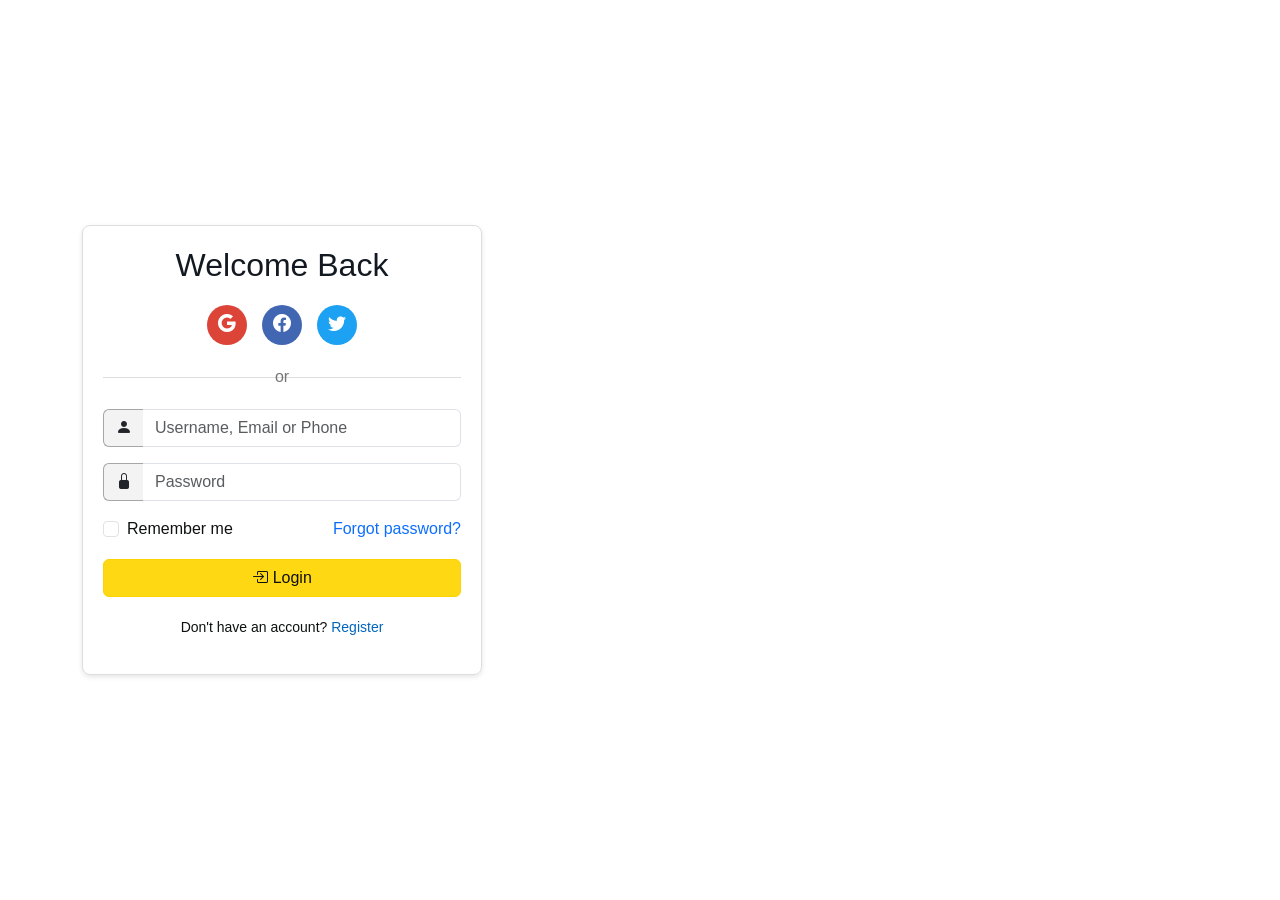
<file: login/index.html>
<!DOCTYPE html>
<html lang="en">
<head>
  <meta charset="UTF-8">
  <meta name="viewport" content="width=device-width, initial-scale=1.0">
  <title>Login</title>
  <link href="https://cdn.jsdelivr.net/npm/bootstrap@5.3.2/dist/css/bootstrap.min.css" rel="stylesheet">
  <!-- Bootstrap Icons -->
  <link rel="stylesheet" href="https://cdn.jsdelivr.net/npm/bootstrap-icons@1.11.1/font/bootstrap-icons.css">
  <link rel="stylesheet" href="css/loginstyle.css">
</head>
<body>
  <div class="container">
    <div class="auth-container">
      <h2>Welcome Back</h2>
      
      <!-- Social Login Options -->
      <div class="social-login">
        <a href="#" class="social-btn google-btn">
          <i class="bi bi-google"></i>
        </a>
        <a href="#" class="social-btn facebook-btn">
          <i class="bi bi-facebook"></i>
        </a>
        <a href="#" class="social-btn twitter-btn">
          <i class="bi bi-twitter"></i>
        </a>
      </div>
      
      <div class="divider">or</div>
      
      <!-- Login Form -->
      <form id="loginForm">
        <div class="mb-3">
    <div class="input-group">
        <span class="input-group-text"><i class="bi bi-person-fill"></i></span>
        <input type="text" class="form-control input-with-icon" id="loginId" 
               placeholder="Username, Email or Phone" required>
    </div>
</div>
        
        <div class="mb-3">
          <div class="input-group">
            <span class="input-group-text"><i class="bi bi-lock-fill"></i></span>
            <input type="password" class="form-control input-with-icon" id="password" placeholder="Password" required>
          </div>
        </div>
        
        <div class="d-flex justify-content-between mb-3">
          <div class="form-check">
            <input class="form-check-input" type="checkbox" id="rememberMe">
            <label class="form-check-label" for="rememberMe">Remember me</label>
          </div>
          <a href="#" class="text-decoration-none">Forgot password?</a>
        </div>
        
        <button type="submit" class="btn btn-primary btn-login">
          <i class="bi bi-box-arrow-in-right"></i> Login
        </button>
      </form>
      
      <div class="auth-footer">
        <p>Don't have an account? <a href="register.html">Register</a></p>
      </div>
    </div>
  </div>

  <!-- Bootstrap JS Bundle with Popper -->
  <script src="https://cdn.jsdelivr.net/npm/bootstrap@5.3.2/dist/js/bootstrap.bundle.min.js"></script>
  <!-- Your custom script -->
  <script src="js/script.js"></script>
</body>
</html>
</file>
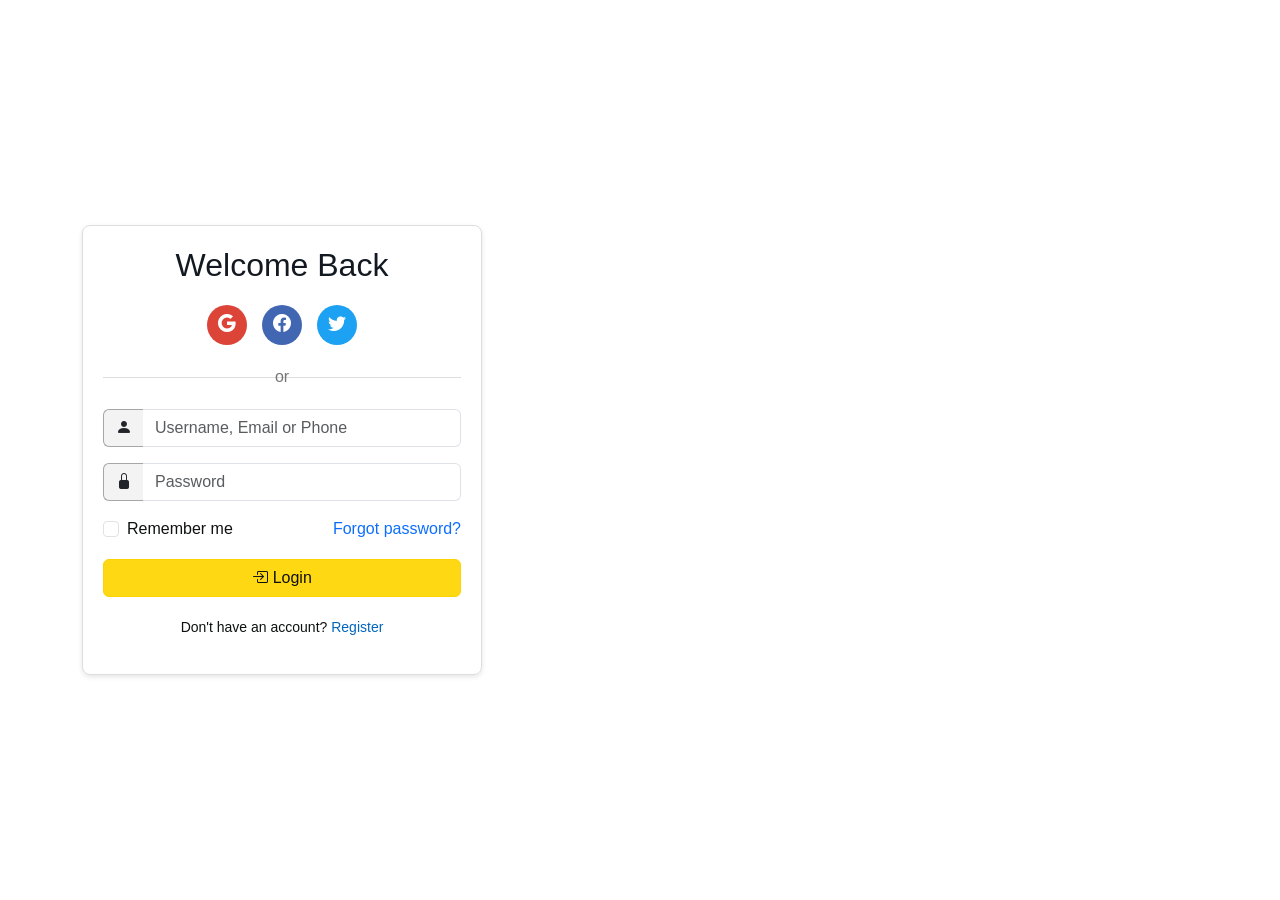
<file: login/admin.html>
<!DOCTYPE html>
<html lang="en">
<head>
  <meta charset="UTF-8" />
  <meta name="viewport" content="width=device-width, initial-scale=1.0"/>
  <title>Admin Panel</title>
  <link rel="stylesheet" href="css/adminstyle.css" />
  <link href="https://cdn.jsdelivr.net/npm/bootstrap@5.3.2/dist/css/bootstrap.min.css" rel="stylesheet">
  <!-- Bootstrap Icons -->
  <link rel="stylesheet" href="https://cdn.jsdelivr.net/npm/bootstrap-icons@1.11.1/font/bootstrap-icons.css">
</head>
<body>
  <header>
    <div class="top-bar">
      <h2>Admin Dashboard</h2>
      <button class="logout-btn" onclick="logout()">
        <i class="bi bi-box-arrow-right"></i> Logout
      </button>
    </div>
    <nav class="tab-nav">
      <button class="tab-btn active" onclick="showTab('products')">
        <i class="bi bi-box-seam"></i> Products
      </button>
      <button class="tab-btn" onclick="showTab('orders')">
        <i class="bi bi-cart-check"></i> Orders
      </button>
    </nav>
  </header>

  <main>
    <div id="notification" class="notification"></div>

    <!-- Products Tab -->
    <!-- In admin.html, update the form section -->
  <section id="productsTab" class="tab-content">
      <div class="admin-form-container">
        <h3 id="formTitle">Add New Product</h3>
        <form id="addForm">
          <input type="text" id="name" placeholder="Product Name" required />
          <input type="text" id="imageUrl" placeholder="Image URL" required />
          <input type="text" id="description" placeholder="Description" required />
          <input type="number" id="cost" placeholder="Cost" required step="0.01" />
          <input type="number" id="rating" placeholder="Rating (1-5)" required min="1" max="5" step="0.1" />
          <input type="number" id="quantity" placeholder="Quantity" required min="0" />
          <button type="submit" id="submitBtn">
            <i class="bi bi-plus-circle"></i> Add Product
          </button>
        </form>
      </div>
      
      <div class="search-container">
        <input type="text" id="productSearch" placeholder="Search products..." oninput="searchProducts()">
        <button onclick="loadProducts()">
          <i class="bi bi-arrow-clockwise"></i> Refresh
        </button>
      </div>
      
      <div id="productList" class="product-grid">
        <!-- Products will be loaded here as cards -->
      </div>
    </section>

    <!-- Orders Tab -->
    <section id="ordersTab" class="tab-content" style="display:none;">
      <div class="search-container">
        <input type="text" id="orderSearch" placeholder="Search orders..." oninput="searchOrders()">
        <button onclick="loadOrders()">
          <i class="bi bi-arrow-clockwise"></i> Refresh
        </button>
      </div>
      
      <div class="table-responsive">
        <table class="table">
          <thead>
            <tr>
              <th>Order ID</th>
              <th>Date</th>
              <th>Customer</th>
              <th>Items</th>
              <th>Total</th>
              <th>Status</th>
              <th>Shipping</th>
              <th>Actions</th>
            </tr>
          </thead>
          <tbody id="ordersContainer">
            <!-- Orders will be loaded here as table rows -->
          </tbody>
        </table>
      </div>
    </section>
  </main>

  <script src="js/script.js"></script>
</body>
</html>
</file>
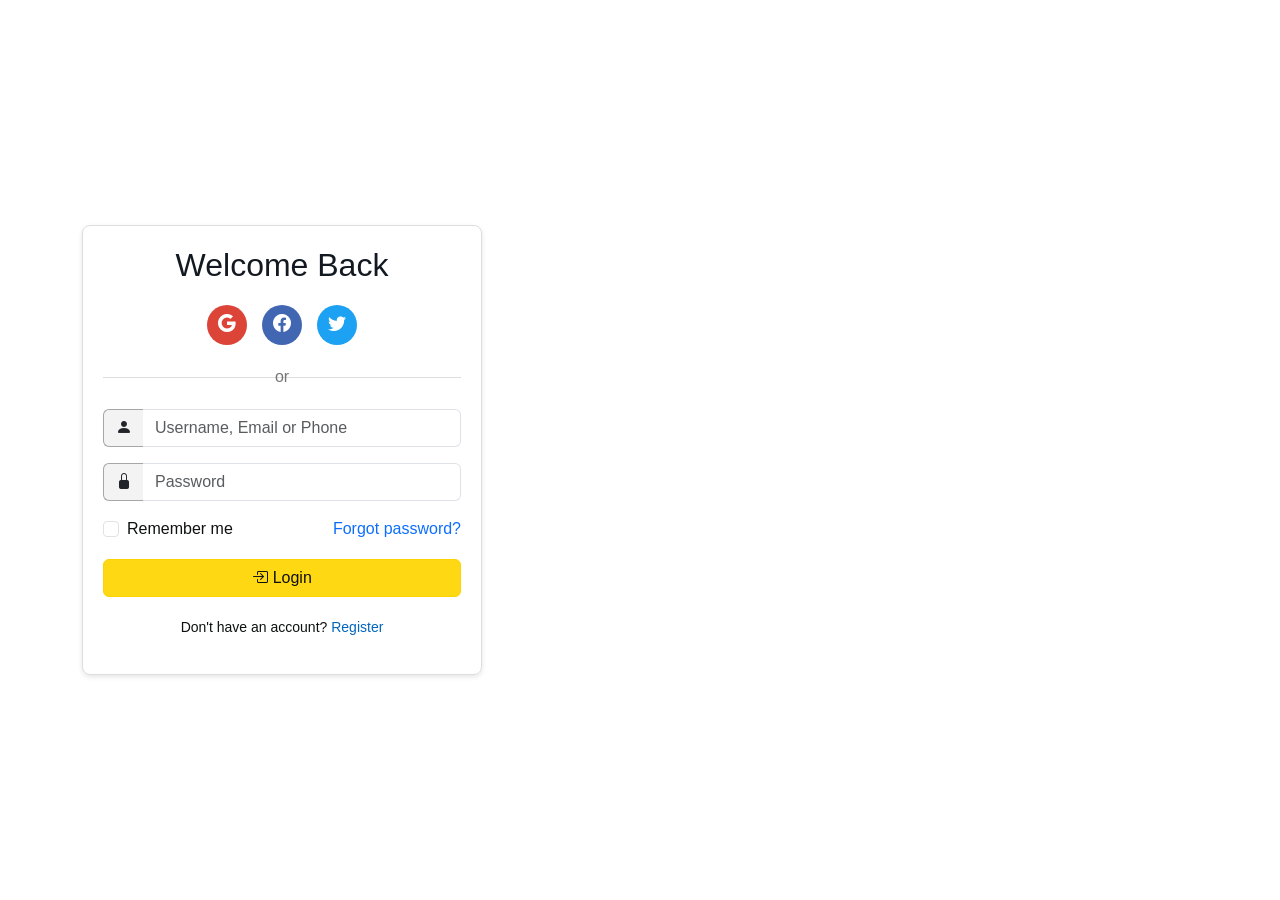
<file: login/cart.html>
<!DOCTYPE html>
<html lang="en">
<head>
  <meta charset="UTF-8">
  <meta name="viewport" content="width=device-width, initial-scale=1.0">
  <title>Your Cart</title>
  <link href="https://cdn.jsdelivr.net/npm/bootstrap@5.3.2/dist/css/bootstrap.min.css" rel="stylesheet">
  <!-- Bootstrap Icons -->
  <link rel="stylesheet" href="https://cdn.jsdelivr.net/npm/bootstrap-icons@1.11.1/font/bootstrap-icons.css">
  <link rel="stylesheet" href="css/cartstyle.css">
</head>
<body>
  <header>
    <div class="container">
      <div class="top-bar">
        <a href="user.html" class="back-link">
          <i class="bi bi-arrow-left"></i> Continue Shopping
        </a>
        <button class="logout-btn" onclick="logout()">
          <i class="bi bi-box-arrow-right"></i> Logout
        </button>
      </div>
      <h2 class="mb-0">Your Cart</h2>
    </div>
  </header>

  <main class="container">
    <div id="cartItems" class="mb-4"></div>
    
    <div class="summary" id="summarySection">
      <div class="summary-row">
        <span>Subtotal:</span>
        <span>₹<span id="subtotal">0</span></span>
      </div>
      <div class="summary-row">
        <span>Shipping:</span>
        <span id="shippingText">₹<span id="shipping">0</span></span>
      </div>
      <div class="summary-row summary-total">
        <span>Total:</span>
        <span>₹<span id="totalCost">0</span></span>
      </div>
      <button class="checkout-btn" id="checkoutBtn" onclick="checkout()">
        Proceed to Checkout
      </button>
    </div>
  </main>

  <!-- Bootstrap JS Bundle with Popper -->
  <script src="https://cdn.jsdelivr.net/npm/bootstrap@5.3.2/dist/js/bootstrap.bundle.min.js"></script>
  <!-- Your custom script -->
  <script src="js/script.js"></script>
 

</body>
</html>
</file>
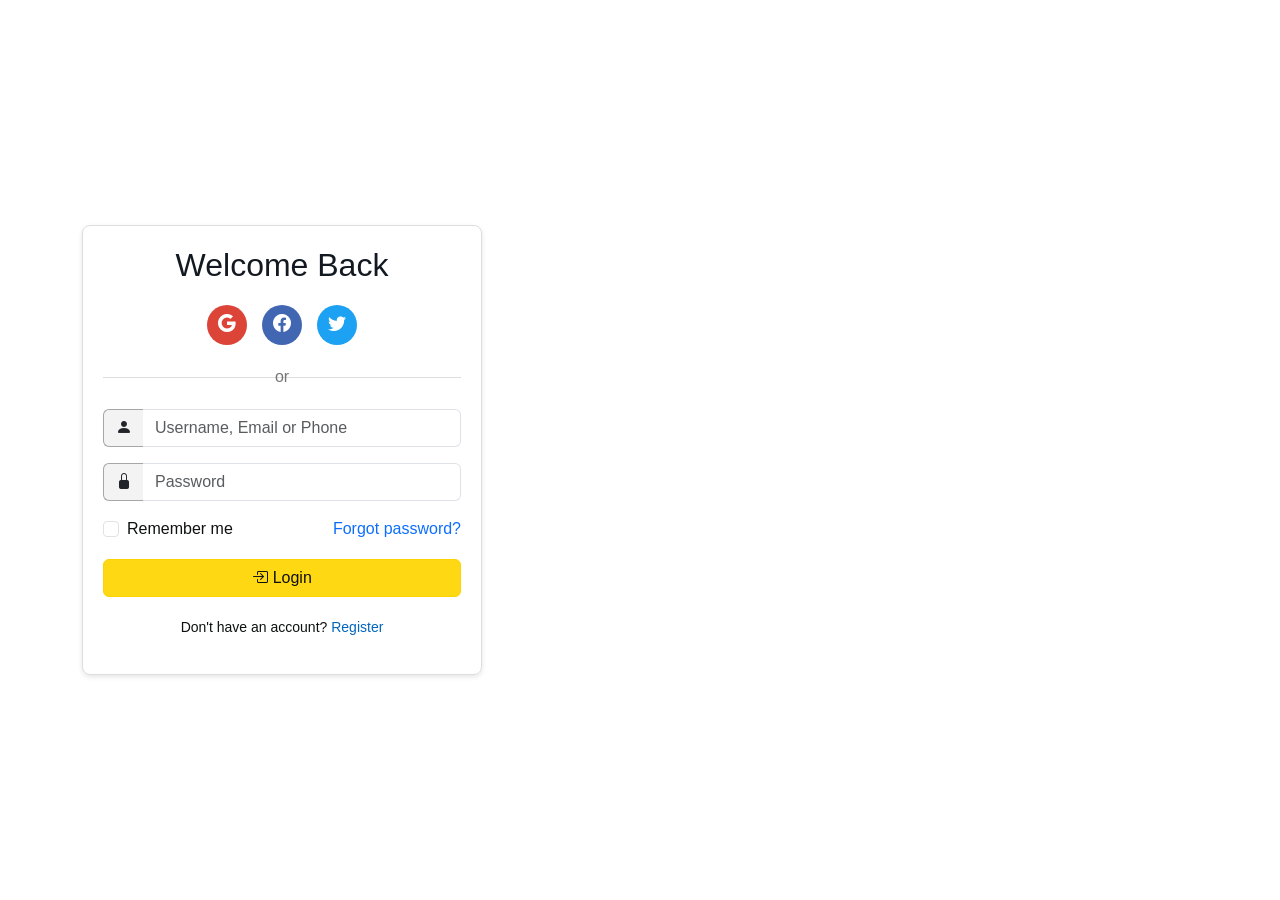
<file: login/checkout.html>
<!DOCTYPE html>
<html lang="en">
<head>
  <meta charset="UTF-8">
  <meta name="viewport" content="width=device-width, initial-scale=1.0">
  <title>Checkout</title>
  <link rel="stylesheet" href="css/checkoutstyle.css">
</head>
<body>
  <header>
    <div class="top-bar">
      <a href="cart.html" class="back-link">← Back to Cart</a>
      <button class="logout-btn" onclick="logout()">Logout</button>
    </div>
    <h2>Checkout</h2>
  </header>

  <main>
    <div class="checkout-container">
      <div class="checkout-summary">
        <h3>Order Summary</h3>
        <div id="orderSummary"></div>
      </div>
      
      <div class="checkout-form">
        <h3>Shipping Information</h3>
        <form id="shippingForm">
          <div class="form-group">
            <label for="fullName">Full Name</label>
            <input type="text" id="fullName" required>
          </div>
          
          <div class="form-group">
            <label for="phoneNumber">Phone Number</label>
            <input type="tel" id="phoneNumber" required>
          </div>
          
          <div class="form-group">
            <label for="address">Street Address</label>
            <textarea id="address" rows="3" required></textarea>
          </div>
          
          <div class="form-group">
            <label for="city">City</label>
            <input type="text" id="city" required>
          </div>
          
          <div class="form-group">
            <label for="state">State/Province</label>
            <input type="text" id="state" required>
          </div>
          
          <div class="form-group">
            <label for="zipCode">ZIP/Postal Code</label>
            <input type="text" id="zipCode" required>
          </div>
          
          <div class="form-group">
            <label for="country">Country</label>
            <select id="country" required>
              <option value="">Select Country</option>
              <option value="US">United States</option>
              <option value="IN">India</option>
              <option value="UK">United Kingdom</option>
              <option value="CA">Canada</option>
              <option value="AU">Australia</option>
              <option value="DE">Germany</option>
              <option value="FR">France</option>
              <option value="JP">Japan</option>
              <option value="BR">Brazil</option>
              <option value="SG">Singapore</option>
            </select>
          </div>

          <h3>Payment Method</h3>
          <div class="payment-methods">
            <div class="payment-option">
              <input type="radio" id="creditCard" name="paymentMethod" value="creditCard" checked>
              <label for="creditCard">Credit/Debit Card</label>
              <div class="payment-details" id="creditCardDetails">
                <div class="form-group">
                  <label for="cardNumber">Card Number</label>
                  <input type="text" id="cardNumber" placeholder="1234 5678 9012 3456">
                </div>
                <div class="form-group">
                  <label for="cardName">Name on Card</label>
                  <input type="text" id="cardName">
                </div>
                <div class="form-row">
                  <div class="form-group">
                    <label for="expiryDate">Expiry Date</label>
                    <input type="text" id="expiryDate" placeholder="MM/YY">
                  </div>
                  <div class="form-group">
                    <label for="cvv">CVV</label>
                    <input type="text" id="cvv" placeholder="123">
                  </div>
                </div>
              </div>
            </div>

            <div class="payment-option">
              <input type="radio" id="paypal" name="paymentMethod" value="paypal">
              <label for="paypal">PayPal</label>
              <div class="payment-details" id="paypalDetails" style="display: none;">
                <p>You will be redirected to PayPal to complete your payment</p>
              </div>
            </div>

            <div class="payment-option">
              <input type="radio" id="cod" name="paymentMethod" value="cod">
              <label for="cod">Cash on Delivery</label>
              <div class="payment-details" id="codDetails" style="display: none;">
                <p>Pay with cash when your order is delivered</p>
              </div>
            </div>
          </div>
          
          <button type="submit" class="checkout-btn">Place Order</button>
        </form>
      </div>
    </div>
  </main>

  
  <script src="js/script.js"></script>

</body>
</html>
</file>
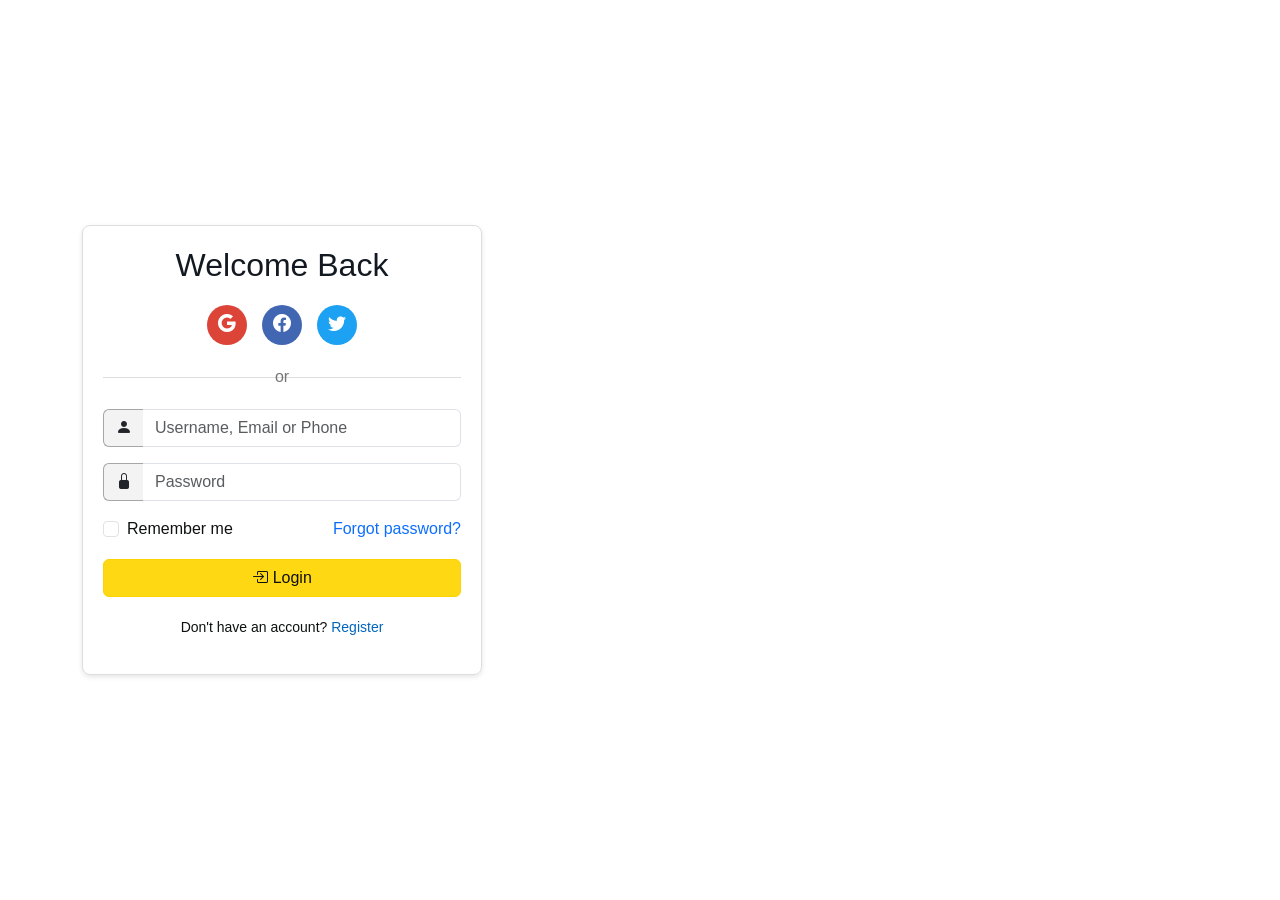
<file: login/order-Confirmation.html>
<!DOCTYPE html>
<html lang="en">
<head>
  <meta charset="UTF-8">
  <meta name="viewport" content="width=device-width, initial-scale=1.0">
  <title>Order Confirmation</title>
  <link href="https://cdn.jsdelivr.net/npm/bootstrap@5.3.2/dist/css/bootstrap.min.css" rel="stylesheet">
  <link rel="stylesheet" href="css/order-confirmation.css">
</head>
<body>
  <div class="container">
    <div class="confirmation-container">
      <div class="confirmation-header">
        <h1>Thank you for your order!</h1>
        <p>Order #<span id="orderId"></span></p>
      </div>
      
      <div class="confirmation-details">
        <h3>Order Details</h3>
        <div id="orderItems"></div>
        
        <div class="summary">
          <div class="summary-row">
            <span>Subtotal:</span>
            <span>₹<span id="orderSubtotal">0.00</span></span>
          </div>
          <div class="summary-row">
            <span>Shipping:</span>
            <span>₹<span id="orderShipping">0.00</span></span>
          </div>
          <div class="summary-row total">
            <span>Total:</span>
            <span>₹<span id="orderTotal">0.00</span></span>
          </div>
        </div>
      </div>
      
      <div class="shipping-info">
        <h3>Shipping Information</h3>
        <div id="shippingDetails"></div>
      </div>
      
      <a href="user.html" class="btn btn-primary">Continue Shopping</a>
    </div>
  </div>

  <script src="js/script.js"></script>
</body>
</html>
</file>
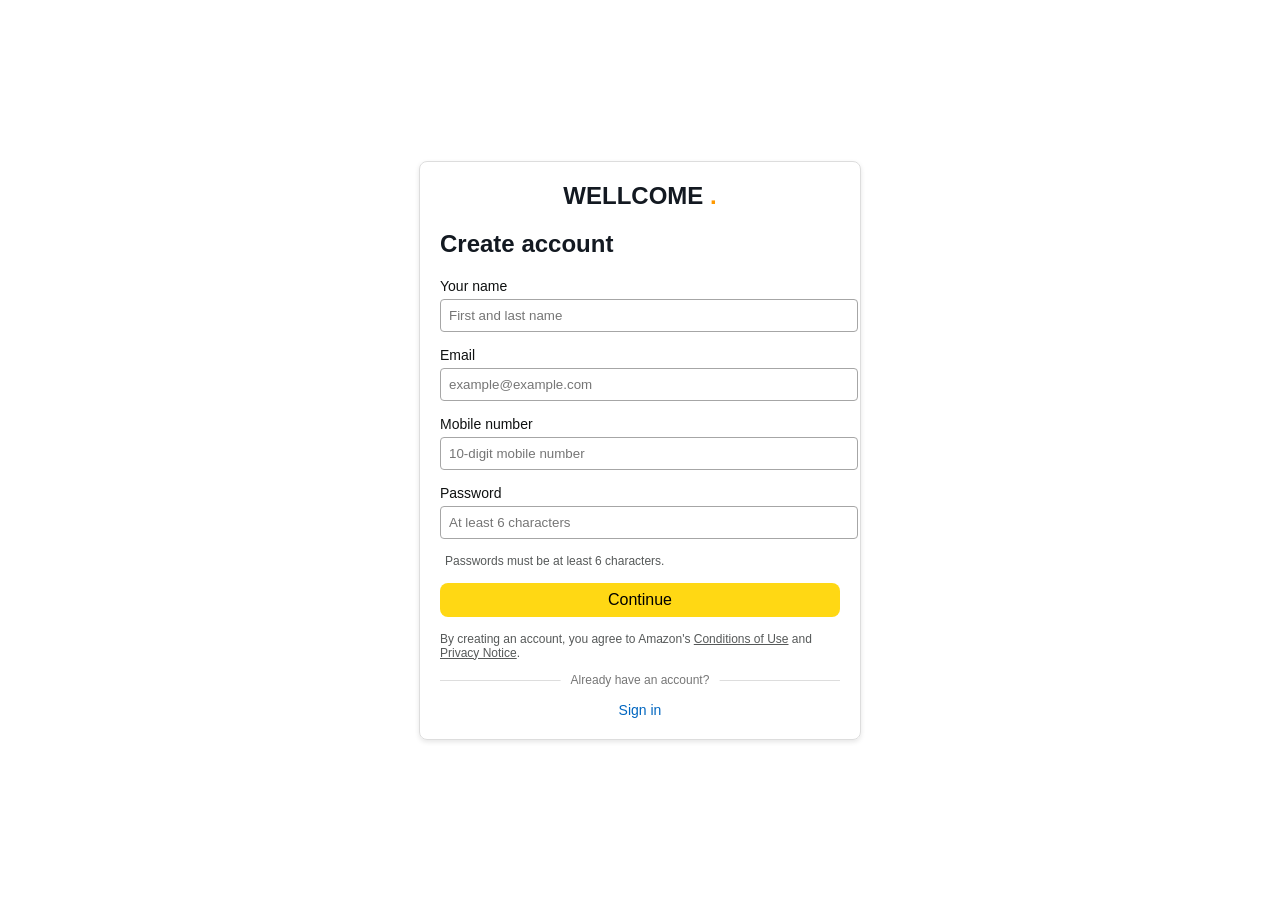
<file: login/register.html>
<!DOCTYPE html>
<html lang="en">
<head>
  <meta charset="UTF-8">
  <meta name="viewport" content="width=device-width, initial-scale=1.0">
  <title>Register</title>
  <link rel="stylesheet" href="css/registerstyle.css">
</head>
<body>
  <div class="container">
    <div class="auth-container">
      <div class="amazon-logo">
        <span class="logo-text">WELLCOME</span>
        <span class="logo-dot">.</span>
      </div>
      
      <h2>Create account</h2>
      
      <form id="registerForm">
        <label class="input-label" for="newUsername">Your name</label>
        <input type="text" class="form-control" id="newUsername" placeholder="First and last name" required>
        
        <label class="input-label" for="email">Email</label>
        <input type="email" class="form-control" id="email" placeholder="example@example.com" required>
        
        <label class="input-label" for="phone">Mobile number</label>
        <input type="tel" class="form-control" id="phone" placeholder="10-digit mobile number" required>
        
        <label class="input-label" for="newPassword">Password</label>
        <input type="password" class="form-control" id="newPassword" placeholder="At least 6 characters" required>
        <div class="password-requirements">
          <i class="bi bi-info-circle"></i> Passwords must be at least 6 characters.
        </div>
        
        <button type="submit" class="btn btn-amazon">
          Continue
        </button>
        
        <div class="terms-notice">
          By creating an account, you agree to Amazon's <a href="#" style="color: var(--amazon-blue);">Conditions of Use</a> and <a href="#" style="color: var(--amazon-blue);">Privacy Notice</a>.
        </div>
        
        <div class="divider">
          <span class="divider-text">Already have an account?</span>
        </div>
        
        <div class="login-redirect">
          <a href="index.html"><i class="bi bi-arrow-right"></i> Sign in</a>
        </div>
      </form>
    </div>
  </div>

  <!-- Bootstrap JS Bundle with Popper -->
  <script src="https://cdn.jsdelivr.net/npm/bootstrap@5.3.2/dist/js/bootstrap.bundle.min.js"></script>
  <!-- Your custom script -->
  <script src="js/script.js"></script>
</body>
</html>
</file>
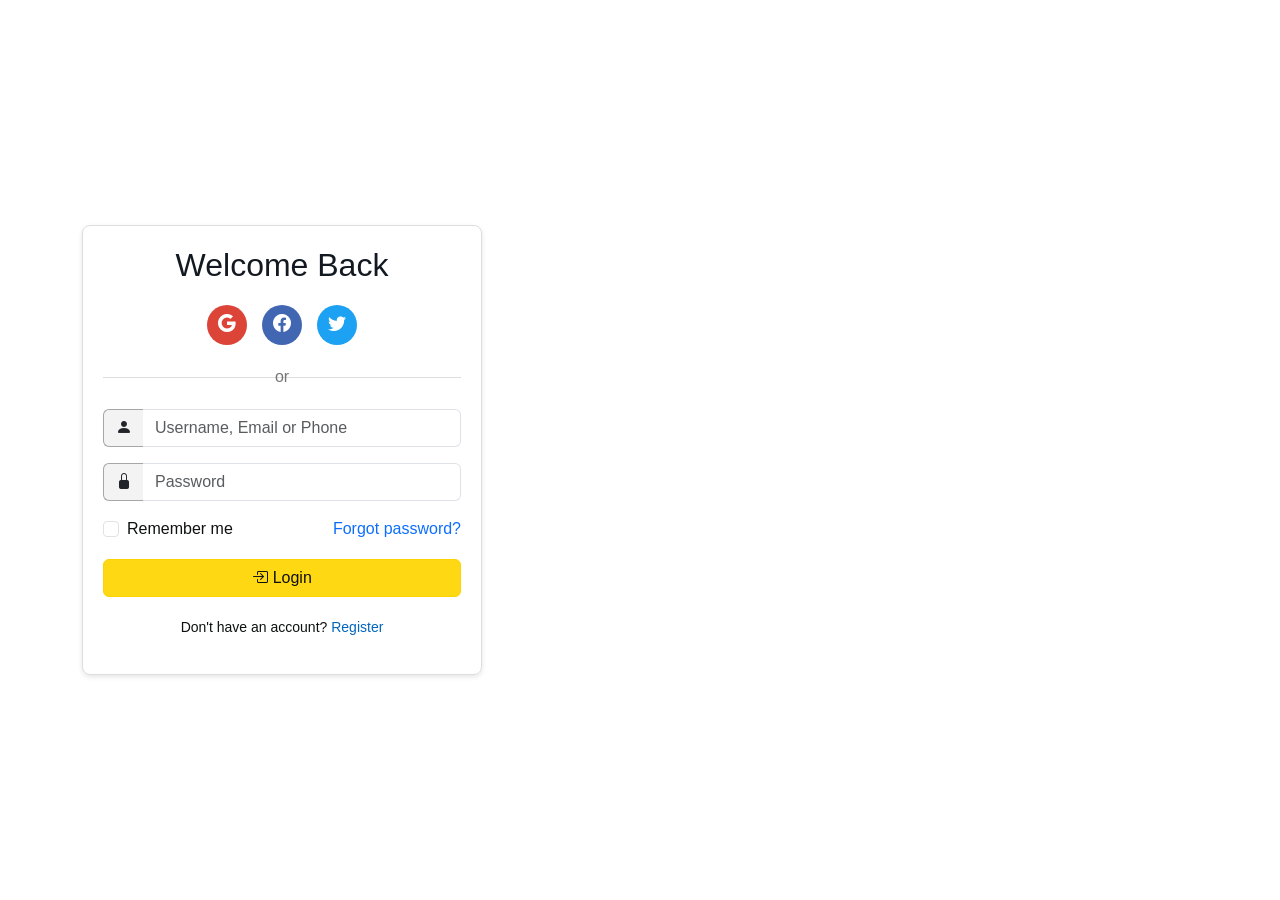
<file: login/user.html>
<!DOCTYPE html>
<html lang="en">
<head>
  <meta charset="UTF-8">
  <meta name="viewport" content="width=device-width, initial-scale=1.0">
  <title>User Dashboard</title>
  <link href="https://cdn.jsdelivr.net/npm/bootstrap@5.3.2/dist/css/bootstrap.min.css" rel="stylesheet">
  <link rel="stylesheet" href="https://cdn.jsdelivr.net/npm/bootstrap-icons@1.11.1/font/bootstrap-icons.css">
  <link rel="stylesheet" href="css/userstyle.css">
</head>
<body>
  <header class="bg-dark text-white shadow-sm">
    <div class="container">
      <div class="d-flex justify-content-between align-items-center py-3">
        <!-- Search Bar -->
        <div class="d-flex flex-grow-1 me-3" style="max-width: 600px;">
          <input type="text" id="searchInput" class="form-control rounded-0 rounded-start" 
                 placeholder="Search products..." oninput="searchProducts()">
          <button class="btn btn-warning rounded-0 rounded-end">
            <i class="bi bi-search"></i>
          </button>
        </div>
        
        <!-- Cart and Logout -->
        <div class="d-flex align-items-center gap-3">
          <a href="cart.html" class="position-relative text-white text-decoration-none" id="cartLink">
            <i class="bi bi-cart3 fs-4"></i>
            <span class="position-absolute top-0 start-100 translate-middle badge rounded-pill bg-danger" 
                  id="cartCount">0</span>
          </a>
          <button class="btn btn-outline-light" onclick="logout()">
            <i class="bi bi-box-arrow-right"></i> Logout
          </button>
        </div>
      </div>
    </div>
  </header>

  <main class="py-4">
    <div class="container">
      <h2 class="mb-4">Welcome, <span id="username"></span>!</h2>
      <div class="mb-4">
        <div class="d-flex justify-content-between align-items-center">
          <h3>Our Products</h3>
          <small class="text-muted" id="productCount"></small>
        </div>
        <div id="productCards" class="row row-cols-1 row-cols-md-2 row-cols-lg-3 row-cols-xl-4 g-4">
          <!-- Products will be loaded here -->
        </div>
      </div>
    </div>
  </main>

  <script src="js/script.js"></script>
 
  <script src="https://cdn.jsdelivr.net/npm/bootstrap@5.3.2/dist/js/bootstrap.bundle.min.js"></script>
</body>
</html>
</file>
<file: login/css/loginstyle.css>
/* Login Page Styles */
body {
    font-family: 'Amazon Ember', Arial, sans-serif;
    background-color: white;
    color: #0F1111;
    margin: 0;
    padding: 0;
    display: flex;
    justify-content: center;
    align-items: center;
    min-height: 100vh;
}

.auth-container {
    max-width: 400px;
    width: 100%;
    padding: 20px;
    border: 1px solid #ddd;
    border-radius: 8px;
    box-shadow: 0 2px 5px rgba(0,0,0,0.1);
}

.auth-container h2 {
    text-align: center;
    margin-bottom: 20px;
    color: #131921;
}

.social-login {
    display: flex;
    justify-content: center;
    gap: 15px;
    margin-bottom: 20px;
}

.social-btn {
    width: 40px;
    height: 40px;
    border-radius: 50%;
    display: flex;
    justify-content: center;
    align-items: center;
    font-size: 18px;
    color: white;
    text-decoration: none;
}

.google-btn {
    background-color: #DB4437;
}

.facebook-btn {
    background-color: #4267B2;
}

.twitter-btn {
    background-color: #1DA1F2;
}

.divider {
    text-align: center;
    position: relative;
    margin: 20px 0;
    color: #767676;
}

.divider::before {
    content: "";
    position: absolute;
    top: 50%;
    left: 0;
    right: 0;
    height: 1px;
    background-color: #ddd;
    z-index: -1;
}

.divider span {
    background-color: white;
    padding: 0 10px;
}

.input-group-text {
    background-color: #f3f3f3;
    border: 1px solid #a6a6a6;
    border-right: none;
}

.input-with-icon {
    border-left: none;
}

.form-control:focus {
    box-shadow: none;
    border-color: #a6a6a6;
}

.btn-login {
    width: 100%;
    background-color: #FFD814;
    border-color: #FCD200;
    color: #0F1111;
    font-weight: 500;
}

.btn-login:hover {
    background-color: #F7CA00;
    border-color: #F2C200;
}

.auth-footer {
    text-align: center;
    margin-top: 20px;
    font-size: 14px;
}

.auth-footer a {
    color: #0066c0;
    text-decoration: none;
}

.auth-footer a:hover {
    text-decoration: underline;
    color: #C7511F;
}
</file>
<file: login/css/adminstyle.css>
/* Admin Panel Styles */
body {
  font-family: 'Amazon Ember', Arial, sans-serif;
  margin: 0;
  padding: 0;
  background-color: #f8f9fa;
}

header {
  background-color: #232f3e;
  color: white;
  padding: 0 20px;
  box-shadow: 0 2px 5px rgba(0,0,0,0.1);
}

.top-bar {
  display: flex;
  justify-content: space-between;
  align-items: center;
  padding: 15px 0;
}

.admin-nav {
  display: flex;
  align-items: center;
  gap: 15px;
}

.logout-btn {
  background: none;
  border: none;
  color: white;
  cursor: pointer;
  display: flex;
  align-items: center;
  gap: 5px;
  font-size: 14px;
}

.tab-nav {
  display: flex;
  border-bottom: 1px solid #ddd;
}

.tab-btn {
  padding: 15px 25px;
  background: none;
  border: none;
  color: white;
  cursor: pointer;
  font-size: 14px;
  display: flex;
  align-items: center;
  gap: 8px;
  transition: all 0.3s ease;
}

.tab-btn.active {
  background-color: #131921;
  border-bottom: 3px solid #ff9900;
}

.tab-btn:hover:not(.active) {
  background-color: #37475a;
}

.tab-content {
  padding: 20px;
  display: none;
}

.tab-content.active {
  display: block;
}

/* Form Styles */
.admin-form-container {
  background-color: white;
  border-radius: 8px;
  padding: 20px;
  margin-bottom: 20px;
  box-shadow: 0 2px 5px rgba(0,0,0,0.1);
}

#formTitle {
  margin-bottom: 20px;
  color: #131921;
}

#addForm {
  display: grid;
  grid-template-columns: 1fr;
  gap: 15px;
}

.form-group {
  margin-bottom: 15px;
}

.form-row {
  display: grid;
  grid-template-columns: 1fr 1fr;
  gap: 15px;
}

#addForm input,
#addForm textarea,
#addForm select {
  width: 100%;
  padding: 10px;
  border: 1px solid #ddd;
  border-radius: 4px;
  font-size: 14px;
}

#addForm textarea {
  min-height: 100px;
  resize: vertical;
}

.btn-submit {
  background-color: #ff9900;
  color: #111;
  border: none;
  padding: 10px 15px;
  border-radius: 4px;
  cursor: pointer;
  font-weight: 500;
  display: flex;
  align-items: center;
  justify-content: center;
  gap: 8px;
  transition: background-color 0.3s;
}

.btn-submit:hover {
  background-color: #ffac31;
}

/* Search and Refresh */
.search-container {
  display: flex;
  gap: 10px;
  margin-bottom: 20px;
}

.search-container input {
  flex: 1;
  padding: 10px;
  border: 1px solid #ddd;
  border-radius: 4px;
}

.btn-refresh {
  background-color: #37475a;
  color: white;
  border: none;
  padding: 0 15px;
  border-radius: 4px;
  cursor: pointer;
  display: flex;
  align-items: center;
  gap: 5px;
}

.btn-refresh:hover {
  background-color: #485769;
}

/* Product Grid */
.product-grid {
  display: grid;
  grid-template-columns: repeat(auto-fill, minmax(280px, 1fr));
  gap: 20px;
}

.product-card {
  background-color: white;
  border-radius: 8px;
  overflow: hidden;
  box-shadow: 0 2px 5px rgba(0,0,0,0.1);
  transition: transform 0.3s;
}

.product-card:hover {
  transform: translateY(-5px);
}

.product-card-img {
  width: 100%;
  height: 200px;
  object-fit: contain;
  background-color: #f7f7f7;
  padding: 15px;
}

.product-card-body {
  padding: 15px;
}

.product-card-title {
  font-size: 16px;
  margin-bottom: 10px;
  font-weight: 500;
}

.product-card-price {
  font-weight: bold;
  color: #b12704;
  margin-bottom: 10px;
}

.product-card-stock {
  font-size: 14px;
  margin-bottom: 15px;
}

.product-card-stock.low {
  color: #ff9900;
}

.product-card-stock.out {
  color: #dc3545;
}

.product-card-actions {
  display: flex;
  gap: 10px;
}

.product-card-actions button {
  flex: 1;
  padding: 8px;
  border: none;
  border-radius: 4px;
  cursor: pointer;
  font-size: 14px;
  display: flex;
  align-items: center;
  justify-content: center;
  gap: 5px;
}

.edit-btn {
  background-color: #ffc107;
  color: #000;
}

.edit-btn:hover {
  background-color: #e0a800;
}

.delete-btn {
  background-color: #dc3545;
  color: white;
}

.delete-btn:hover {
  background-color: #c82333;
}

/* Order Table */
.order-table {
  width: 100%;
  border-collapse: collapse;
  background-color: white;
  border-radius: 8px;
  overflow: hidden;
  box-shadow: 0 2px 5px rgba(0,0,0,0.1);
}

.order-table th,
.order-table td {
  padding: 12px 15px;
  text-align: left;
  border-bottom: 1px solid #ddd;
}

.order-table th {
  background-color: #f7f7f7;
  font-weight: 500;
}

.order-table tr:hover {
  background-color: #f5f5f5;
}

.status-badge {
  padding: 4px 8px;
  border-radius: 12px;
  font-size: 12px;
  font-weight: 500;
}

.status-pending {
  background-color: #6c757d;
  color: white;
}

.status-processing {
  background-color: #ffc107;
  color: #000;
}

.status-shipped {
  background-color: #0d6efd;
  color: white;
}

.status-delivered {
  background-color: #198754;
  color: white;
}

.status-cancelled {
  background-color: #dc3545;
  color: white;
}

.action-select {
  padding: 5px;
  border-radius: 4px;
  border: 1px solid #ddd;
  font-size: 14px;
}

/* Notification */
.notification {
  position: fixed;
  top: 20px;
  right: 20px;
  padding: 15px 20px;
  border-radius: 4px;
  color: white;
  z-index: 1000;
  box-shadow: 0 2px 10px rgba(0,0,0,0.2);
  display: none;
}

.notification.success {
  background-color: #28a745;
  display: block;
}

.notification.error {
  background-color: #dc3545;
  display: block;
}

/* Responsive */
@media (max-width: 768px) {
  .form-row {
    grid-template-columns: 1fr;
  }
  
  .product-grid {
    grid-template-columns: 1fr;
  }
  
  .order-table {
    display: block;
    overflow-x: auto;
  }
}
/* Enhanced table styling */
.order-table {
    width: 100%;
    border-collapse: collapse;
}

.order-table th, .order-table td {
    padding: 12px 15px;
    text-align: left;
    border-bottom: 1px solid #ddd;
}

.order-table th {
    background-color: #f8f9fa;
    font-weight: 600;
}

.status-badge {
    padding: 4px 8px;
    border-radius: 4px;
    font-size: 0.85rem;
    font-weight: 500;
}

.status-pending {
    background-color: #6c757d;
    color: white;
}

.status-processing {
    background-color: #ffc107;
    color: #212529;
}

.status-shipped {
    background-color: #0d6efd;
    color: white;
}

.status-delivered {
    background-color: #198754;
    color: white;
}

.status-cancelled {
    background-color: #dc3545;
    color: white;
}

/* Quantity selector styling */
.quantity-selector {
    display: flex;
    align-items: center;
    gap: 8px;
    margin-bottom: 10px;
}

.quantity-selector label {
    margin-bottom: 0;
    font-size: 0.9rem;
}

.quantity-selector input {
    width: 70px;
    text-align: center;
}
</file>
<file: login/css/cartstyle.css>
:root {
      --amazon-orange: #ff9900;
      --amazon-dark: #131921;
      --amazon-light: #232f3e;
      --amazon-gray: #eaeded;
      --amazon-text: #0f1111;
      --amazon-price: #b12704;
      --amazon-star: #ffa41c;
    }

    /* Cart Page Styles */
body {
    font-family: 'Amazon Ember', Arial, sans-serif;
    background-color: #f3f3f3;
    color: #0F1111;
    margin: 0;
    padding: 0;
}

header {
    background-color: #131921;
    color: white;
    padding: 1rem 0;
}

.top-bar {
    display: flex;
    justify-content: space-between;
    align-items: center;
    margin-bottom: 20px;
}

.back-link {
    color: white;
    text-decoration: none;
    display: flex;
    align-items: center;
    gap: 5px;
}

.logout-btn {
    background: none;
    border: none;
    color: white;
    cursor: pointer;
    display: flex;
    align-items: center;
    gap: 5px;
}

/* Cart Items */
#cartItems {
    background-color: white;
    border-radius: 8px;
    padding: 20px;
    box-shadow: 0 2px 5px rgba(0,0,0,0.1);
}

.cart-item {
    display: flex;
    border-bottom: 1px solid #ddd;
    padding: 15px 0;
}

.cart-item-img {
    width: 120px;
    height: 120px;
    object-fit: contain;
    margin-right: 20px;
}

.cart-item-details {
    flex-grow: 1;
}

.cart-item-title {
    font-size: 16px;
    font-weight: 500;
    margin-bottom: 5px;
}

.cart-item-price {
    color: #B12704;
    font-weight: bold;
    margin-bottom: 10px;
}

.quantity-control {
    display: flex;
    align-items: center;
    margin-bottom: 10px;
}

.quantity-btn {
    background-color: #f0f2f2;
    border: 1px solid #d5d9d9;
    width: 30px;
    height: 30px;
    font-size: 16px;
    cursor: pointer;
}

.quantity-input {
    width: 50px;
    height: 28px;
    text-align: center;
    margin: 0 5px;
    border: 1px solid #d5d9d9;
}

.remove-btn {
    color: #007185;
    background: none;
    border: none;
    cursor: pointer;
    font-size: 14px;
}

.remove-btn:hover {
    text-decoration: underline;
    color: #C7511F;
}

/* Summary Section */
.summary {
    background-color: white;
    border-radius: 8px;
    padding: 20px;
    margin-top: 20px;
    box-shadow: 0 2px 5px rgba(0,0,0,0.1);
}

.summary-row {
    display: flex;
    justify-content: space-between;
    margin-bottom: 10px;
    font-size: 16px;
}

.summary-total {
    font-weight: bold;
    font-size: 18px;
    border-top: 1px solid #ddd;
    padding-top: 10px;
    margin-top: 10px;
}

.checkout-btn {
    width: 100%;
    background-color: #FFD814;
    border: none;
    border-radius: 8px;
    padding: 10px;
    font-size: 16px;
    font-weight: 500;
    margin-top: 20px;
    cursor: pointer;
}

.checkout-btn:hover {
    background-color: #F7CA00;
}
</file>
<file: login/css/checkoutstyle.css>
/* Checkout Page Styles */
body {
    font-family: 'Amazon Ember', Arial, sans-serif;
    background-color: #f3f3f3;
    color: #0F1111;
    margin: 0;
    padding: 0;
}

header {
    background-color: #131921;
    color: white;
    padding: 1rem 15px;
}

.top-bar {
    display: flex;
    justify-content: space-between;
    align-items: center;
    margin-bottom: 10px;
}

.back-link {
    color: white;
    text-decoration: none;
    display: flex;
    align-items: center;
    gap: 5px;
}

.logout-btn {
    background: none;
    border: none;
    color: white;
    cursor: pointer;
}

/* Checkout Container */
.checkout-container {
    display: flex;
    gap: 20px;
    max-width: 1200px;
    margin: 20px auto;
    padding: 0 15px;
}

.checkout-summary, .checkout-form {
    background-color: white;
    border-radius: 8px;
    padding: 20px;
    box-shadow: 0 2px 5px rgba(0,0,0,0.1);
}

.checkout-summary {
    flex: 1;
}

.checkout-form {
    flex: 2;
}

/* Order Summary */
#orderSummary {
    margin-bottom: 20px;
}

.summary-item {
    display: flex;
    justify-content: space-between;
    margin-bottom: 10px;
    padding-bottom: 10px;
    border-bottom: 1px solid #eee;
}

.summary-item-img {
    width: 60px;
    height: 60px;
    object-fit: contain;
    margin-right: 10px;
}

.summary-item-details {
    flex-grow: 1;
}

.summary-item-title {
    font-size: 14px;
    margin-bottom: 5px;
}

.summary-item-price {
    color: #B12704;
    font-weight: bold;
}

.summary-total {
    font-weight: bold;
    font-size: 18px;
    margin-top: 10px;
    padding-top: 10px;
    border-top: 1px solid #ddd;
}

/* Form Styles */
.form-group {
    margin-bottom: 15px;
}

label {
    display: block;
    margin-bottom: 5px;
    font-size: 14px;
    font-weight: 500;
}

input, textarea, select {
    width: 100%;
    padding: 8px;
    border: 1px solid #ddd;
    border-radius: 4px;
    font-family: inherit;
}

textarea {
    resize: vertical;
}

.form-row {
    display: flex;
    gap: 15px;
}

.form-row .form-group {
    flex: 1;
}

/* Payment Methods */
.payment-methods {
    margin: 20px 0;
}

.payment-option {
    margin-bottom: 15px;
}

.payment-option input {
    width: auto;
    margin-right: 10px;
}

.payment-details {
    margin-top: 10px;
    padding: 15px;
    background-color: #f7f7f7;
    border-radius: 4px;
}

.checkout-btn {
    width: 100%;
    background-color: #FFD814;
    border: none;
    border-radius: 8px;
    padding: 10px;
    font-size: 16px;
    font-weight: 500;
    cursor: pointer;
}

.checkout-btn:hover {
    background-color: #F7CA00;
}

/* Responsive Styles */
@media (max-width: 768px) {
    .checkout-container {
        flex-direction: column;
    }
    
    .form-row {
        flex-direction: column;
        gap: 0;
    }
}
</file>
<file: login/css/order-confirmation.css>
/* Order Confirmation Styles */
body {
    font-family: 'Amazon Ember', Arial, sans-serif;
    background-color: #f3f3f3;
    color: #0F1111;
    margin: 0;
    padding: 0;
}

.container {
    max-width: 800px;
    margin: 30px auto;
    padding: 0 15px;
}

.confirmation-container {
    background-color: white;
    border-radius: 8px;
    padding: 30px;
    box-shadow: 0 2px 5px rgba(0,0,0,0.1);
}

.confirmation-header {
    text-align: center;
    margin-bottom: 30px;
    padding-bottom: 20px;
    border-bottom: 1px solid #ddd;
}

.confirmation-header h1 {
    color: #067D62;
    font-size: 28px;
    margin-bottom: 10px;
}

.confirmation-header p {
    font-size: 18px;
    color: #565959;
}

.confirmation-details, .shipping-info {
    margin-bottom: 30px;
}

.confirmation-details h3, .shipping-info h3 {
    font-size: 20px;
    margin-bottom: 15px;
    color: #131921;
    border-bottom: 1px solid #ddd;
    padding-bottom: 10px;
}

.order-item {
    display: flex;
    margin-bottom: 15px;
    padding-bottom: 15px;
    border-bottom: 1px solid #eee;
}

.order-item-img {
    width: 80px;
    height: 80px;
    object-fit: contain;
    margin-right: 15px;
}

.order-item-details {
    flex-grow: 1;
}

.order-item-title {
    font-size: 16px;
    margin-bottom: 5px;
}

.order-item-price {
    color: #B12704;
    font-weight: bold;
}

.summary {
    margin-top: 20px;
    background-color: #f7f7f7;
    padding: 15px;
    border-radius: 4px;
}

.summary-row {
    display: flex;
    justify-content: space-between;
    margin-bottom: 10px;
}

.summary-row.total {
    font-weight: bold;
    font-size: 18px;
    margin-top: 10px;
    padding-top: 10px;
    border-top: 1px solid #ddd;
}

.shipping-details p {
    margin-bottom: 5px;
}

.btn-primary {
    display: block;
    width: 100%;
    background-color: #FFD814;
    border: none;
    border-radius: 8px;
    padding: 10px;
    font-size: 16px;
    font-weight: 500;
    text-align: center;
    cursor: pointer;
    margin-top: 20px;
}

.btn-primary:hover {
    background-color: #F7CA00;
}
</file>
<file: login/css/registerstyle.css>
/* Register Page Styles */
body {
    font-family: 'Amazon Ember', Arial, sans-serif;
    background-color: white;
    color: #0F1111;
    margin: 0;
    padding: 0;
    display: flex;
    justify-content: center;
    align-items: center;
    min-height: 100vh;
}

.auth-container {
    max-width: 400px;
    width: 100%;
    padding: 20px;
    border: 1px solid #ddd;
    border-radius: 8px;
    box-shadow: 0 2px 5px rgba(0,0,0,0.1);
}

.amazon-logo {
    text-align: center;
    margin-bottom: 20px;
    font-size: 24px;
    font-weight: bold;
}

.logo-text {
    color: #131921;
}

.logo-dot {
    color: #FF9900;
}

.auth-container h2 {
    font-size: 24px;
    margin-bottom: 20px;
    color: #131921;
}

.input-label {
    display: block;
    margin-bottom: 5px;
    font-size: 14px;
    font-weight: 500;
}

.form-control {
    width: 100%;
    padding: 8px;
    margin-bottom: 15px;
    border: 1px solid #a6a6a6;
    border-radius: 4px;
    font-family: inherit;
}

.form-control:focus {
    outline: none;
    border-color: #007185;
    box-shadow: 0 0 0 2px rgba(0,113,133,0.3);
}

.password-requirements {
    font-size: 12px;
    color: #565959;
    margin-bottom: 15px;
    display: flex;
    align-items: center;
    gap: 5px;
}

.btn-amazon {
    width: 100%;
    background-color: #FFD814;
    border: none;
    border-radius: 8px;
    padding: 8px;
    font-size: 16px;
    font-weight: 500;
    margin-bottom: 15px;
    cursor: pointer;
}

.btn-amazon:hover {
    background-color: #F7CA00;
}

.terms-notice {
    font-size: 12px;
    color: #565959;
    margin-bottom: 20px;
}

.divider {
    position: relative;
    height: 1px;
    background-color: #ddd;
    margin: 20px 0;
}

.divider-text {
    position: absolute;
    top: 50%;
    left: 50%;
    transform: translate(-50%, -50%);
    background-color: white;
    padding: 0 10px;
    color: #767676;
    font-size: 12px;
}

.login-redirect {
    text-align: center;
}

.login-redirect a {
    color: #0066c0;
    text-decoration: none;
    font-size: 14px;
}

.login-redirect a:hover {
    text-decoration: underline;
    color: #C7511F;
}
</file>
<file: login/css/userstyle.css>
/* General Styles */
body {
    font-family: 'Amazon Ember', Arial, sans-serif;
    background-color: #f3f3f3;
    color: #0F1111;
    margin: 0;
    padding: 0;
}

header {
    background-color: #131921;
    color: white;
    padding: 1rem 0;
    box-shadow: 0 2px 5px rgba(0,0,0,0.1);
}

.container {
    max-width: 1200px;
    margin: 0 auto;
    padding: 0 15px;
}

/* Search Bar Styles */
#searchInput {
    border: none;
    border-radius: 4px 0 0 4px;
    padding: 10px;
    font-size: 14px;
    width: 100%;
}

.btn-warning {
    background-color: #febd69;
    border: none;
    border-radius: 0 4px 4px 0;
    color: #0F1111;
    padding: 10px 15px;
    cursor: pointer;
}

.btn-warning:hover {
    background-color: #f3a847;
}

/* Cart Icon Styles */
#cartLink {
    font-size: 1.5rem;
    color: white;
    text-decoration: none;
}

#cartCount {
    font-size: 12px;
}

/* Product Cards */
#productCards {
    margin-top: 20px;
}

.card {
    border: 1px solid #ddd;
    border-radius: 4px;
    overflow: hidden;
    transition: transform 0.2s, box-shadow 0.2s;
    height: 100%;
}

.card:hover {
    transform: translateY(-5px);
    box-shadow: 0 4px 8px rgba(0,0,0,0.1);
}

.card-img-top {
    height: 200px;
    object-fit: contain;
    padding: 10px;
    background-color: white;
}

.card-body {
    padding: 15px;
    background-color: white;
}

.card-title {
    font-size: 16px;
    font-weight: 400;
    margin-bottom: 10px;
    height: 40px;
    overflow: hidden;
    display: -webkit-box;
    -webkit-line-clamp: 2;
    -webkit-box-orient: vertical;
}

.card-text {
    color: #B12704;
    font-weight: bold;
    font-size: 18px;
}

.rating {
    color: #FFA41C;
    margin-bottom: 10px;
}

.btn-primary {
    background-color: #FFD814;
    border-color: #FCD200;
    color: #0F1111;
    width: 100%;
    border-radius: 8px;
    font-weight: 500;
}

.btn-primary:hover {
    background-color: #F7CA00;
    border-color: #F2C200;
}

/* Responsive Styles */
@media (max-width: 768px) {
    .top-bar {
        flex-direction: column;
        gap: 10px;
    }
    
    #searchInput {
        width: 100%;
    }
}
</file>
